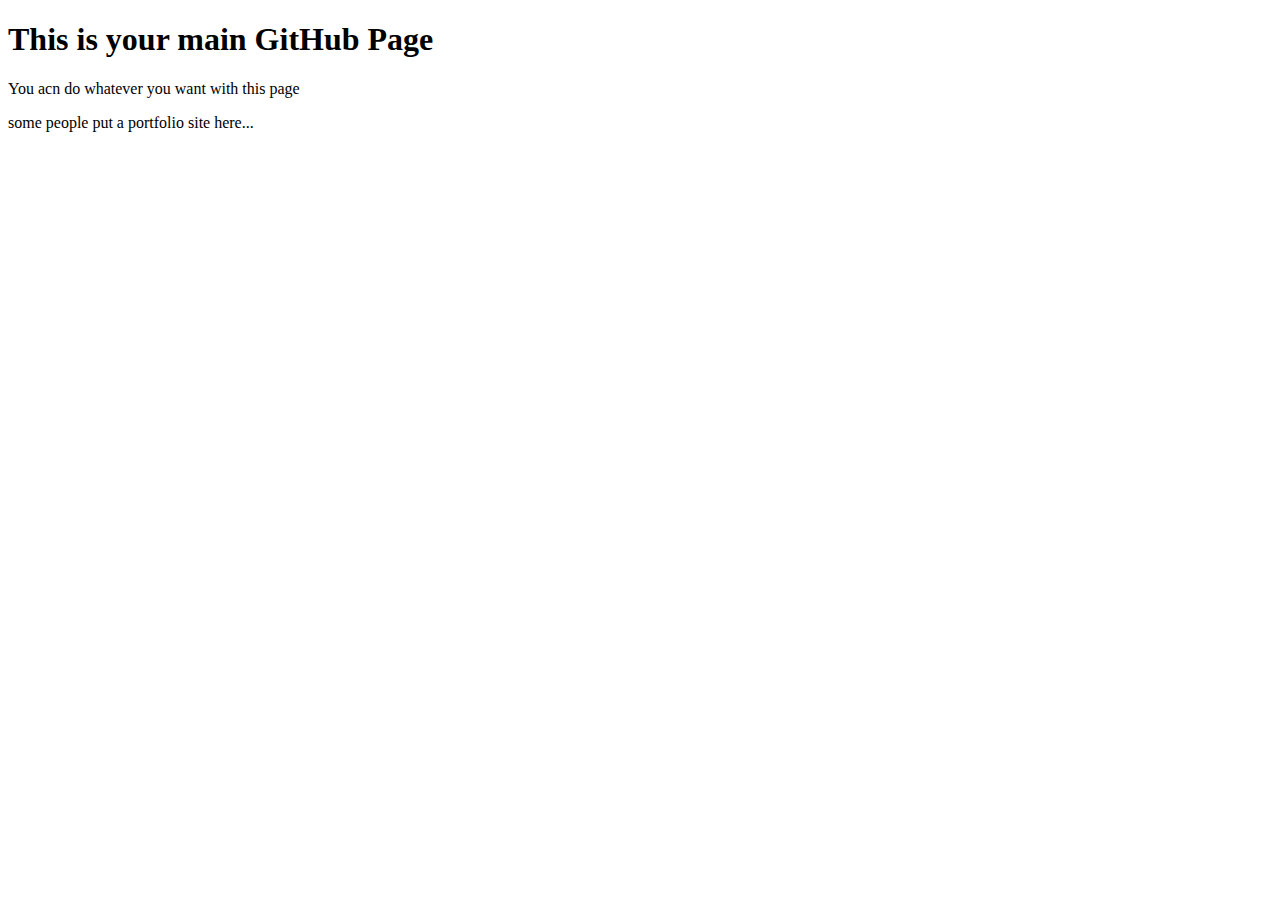
<file: index.html>
<!DOCTYPE html>
<html lang="en">
<head>
    <meta charset="UTF-8">
    <meta name="viewport" content="width=device-width, initial-scale=1.0">
    <title>GitHub Home</title>
</head>
<body>
    <h1>This is your main GitHub Page</h1>
    <p>You acn do whatever you want with this page</p>
    <p>some people put a portfolio site here...</p>

</body>
</html>

<!-- git add .
git commit -m "home page created"
git push -->
</file>
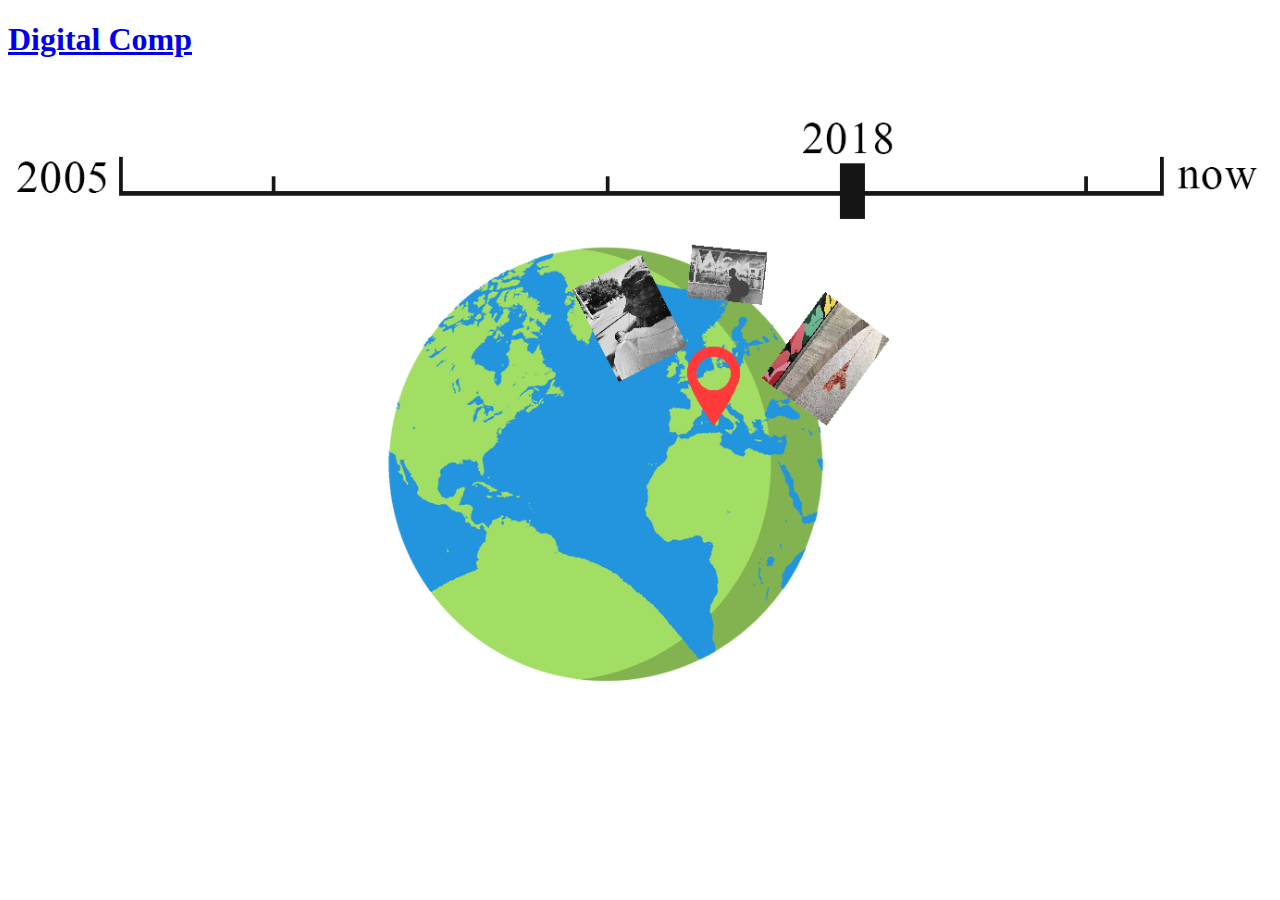
<file: des157/Digital Comp/index.html>
<!DOCTYPE html>
<html lang="en">
<head>
    <meta charset="UTF-8">
    <meta http-equiv="X-UA-Compatible" content="IE=edge">
    <meta name="viewport" content="width=device-width, initial-scale=1.0">
    <title>Digital Comp</title>
</head>
<body>
    <h1><a href="../index.html">Digital Comp</a></h1>
    <img src="Digital Comp.png" alt="Trulli" style="width:100%">
</body>
</html>
</file>
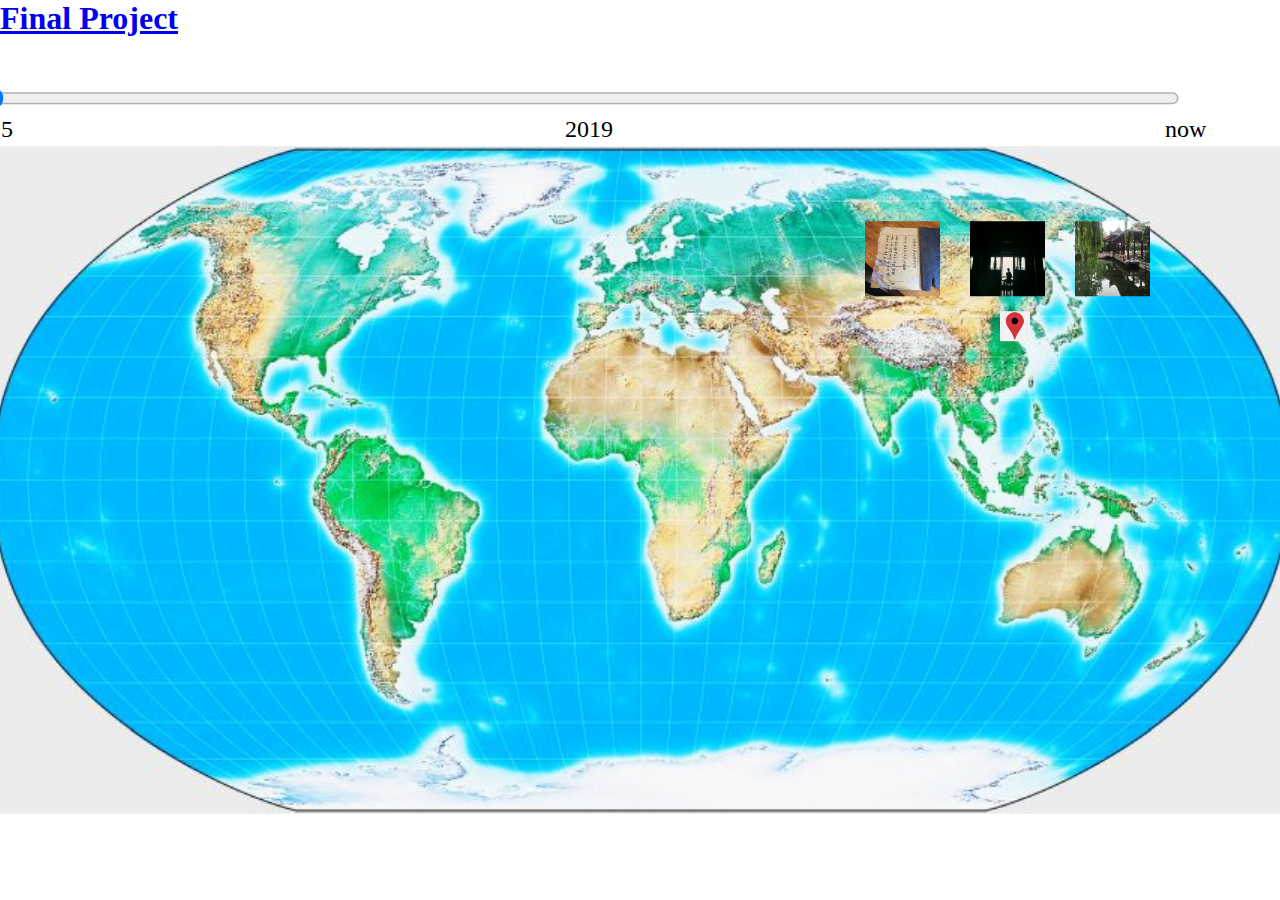
<file: des157/Final Project/index.html>
<!DOCTYPE html>
<html lang="en">

<head>
    <meta charset="UTF-8">
    <meta http-equiv="X-UA-Compatible" content="IE=edge">
    <meta name="viewport" content="width=device-width, initial-scale=1.0">
    <title>Document</title>
    <link rel="stylesheet" href="./css/index.css">
    <script src="./js/index.js" defer></script>
</head>

<body>
    <h1><a href="../index.html">Final Project</a></h1>
    <div id="app">
        <input style="width: 800px;" id='slider' type='range' min='0' max='100' step='0.5' value='0' />
        <div class="line"></div>
        <div class="map">
            <div id="pos0" class="point">
                <div><img src="" alt=""><img src="" alt=""><img src="" alt=""></div>
            </div>
            <div id="pos1" class="point">
                <div><img src="" alt=""><img src="" alt=""><img src="" alt=""></div>
            </div>
            <div id="pos2" class="point">
                <div><img src="" alt=""><img src="" alt=""><img src="" alt=""></div>
            </div>
        </div>
    </div>

    

</body>

</html>
</file>
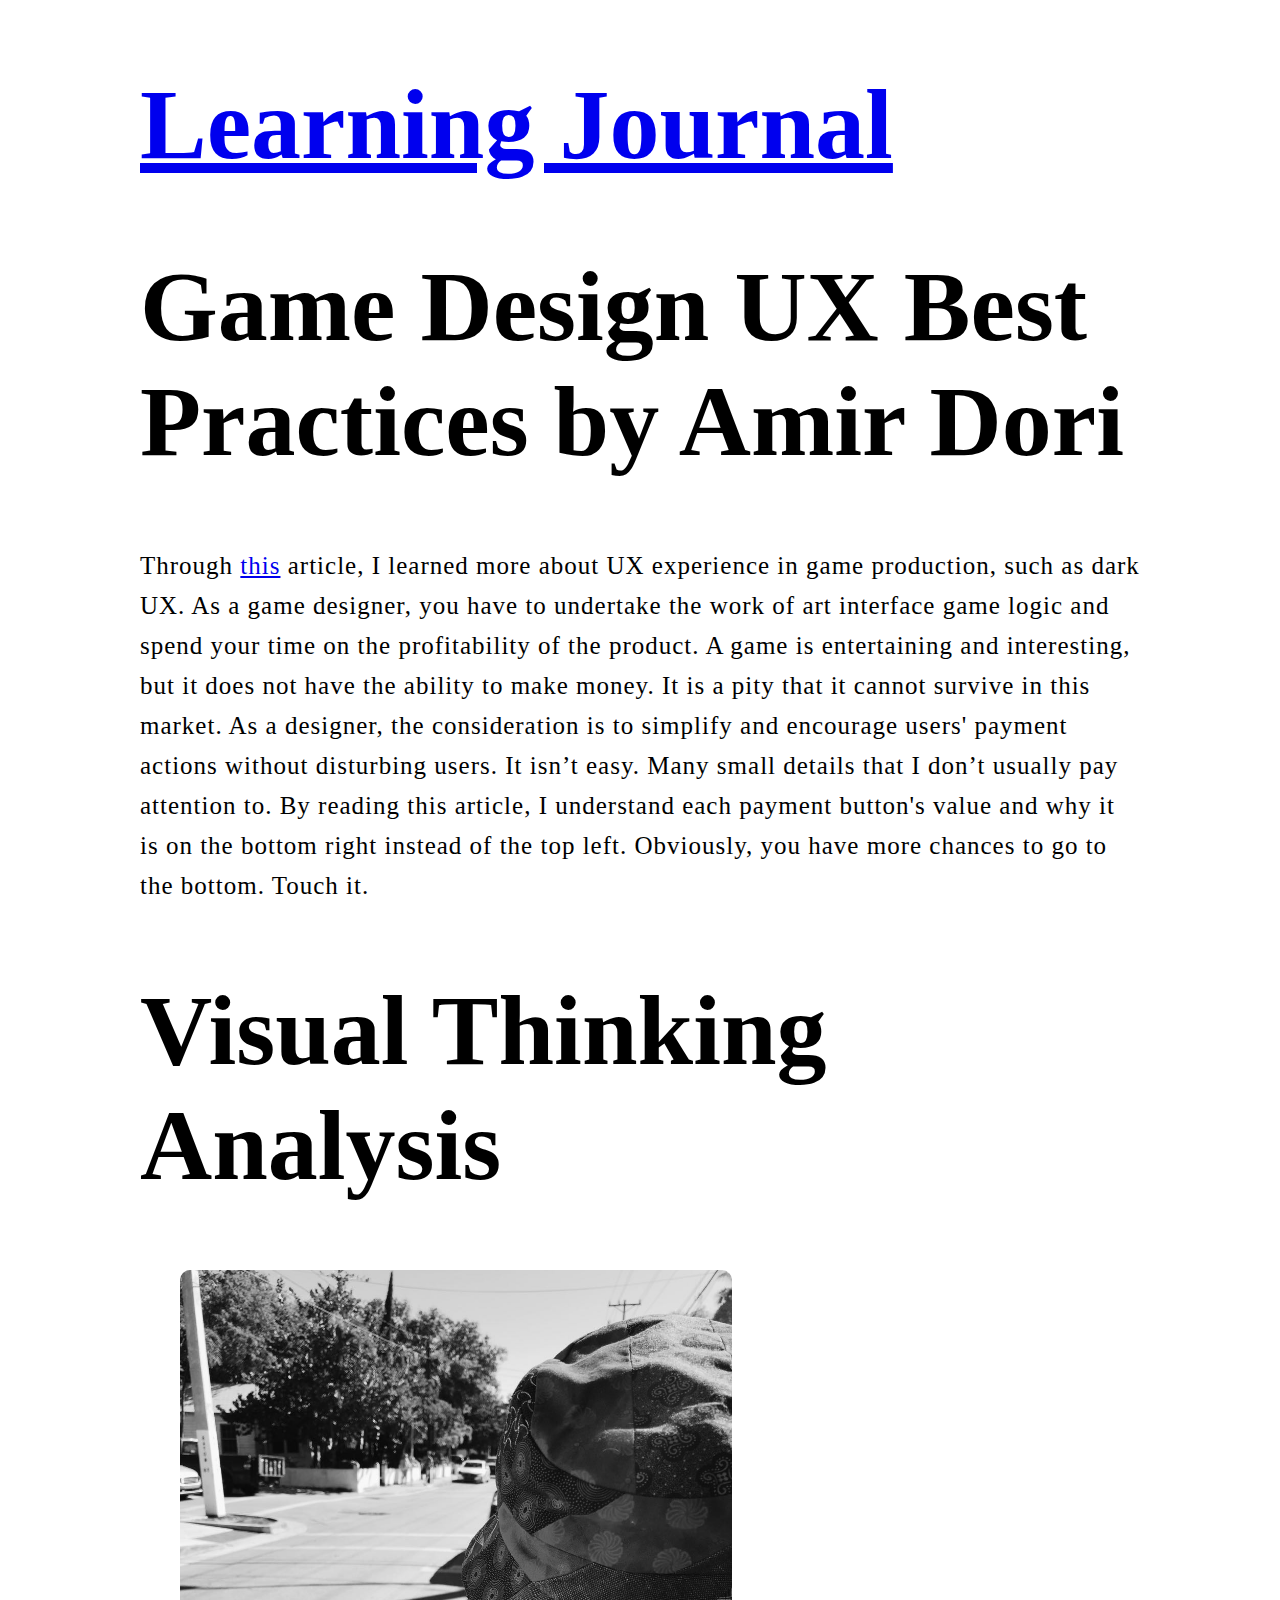
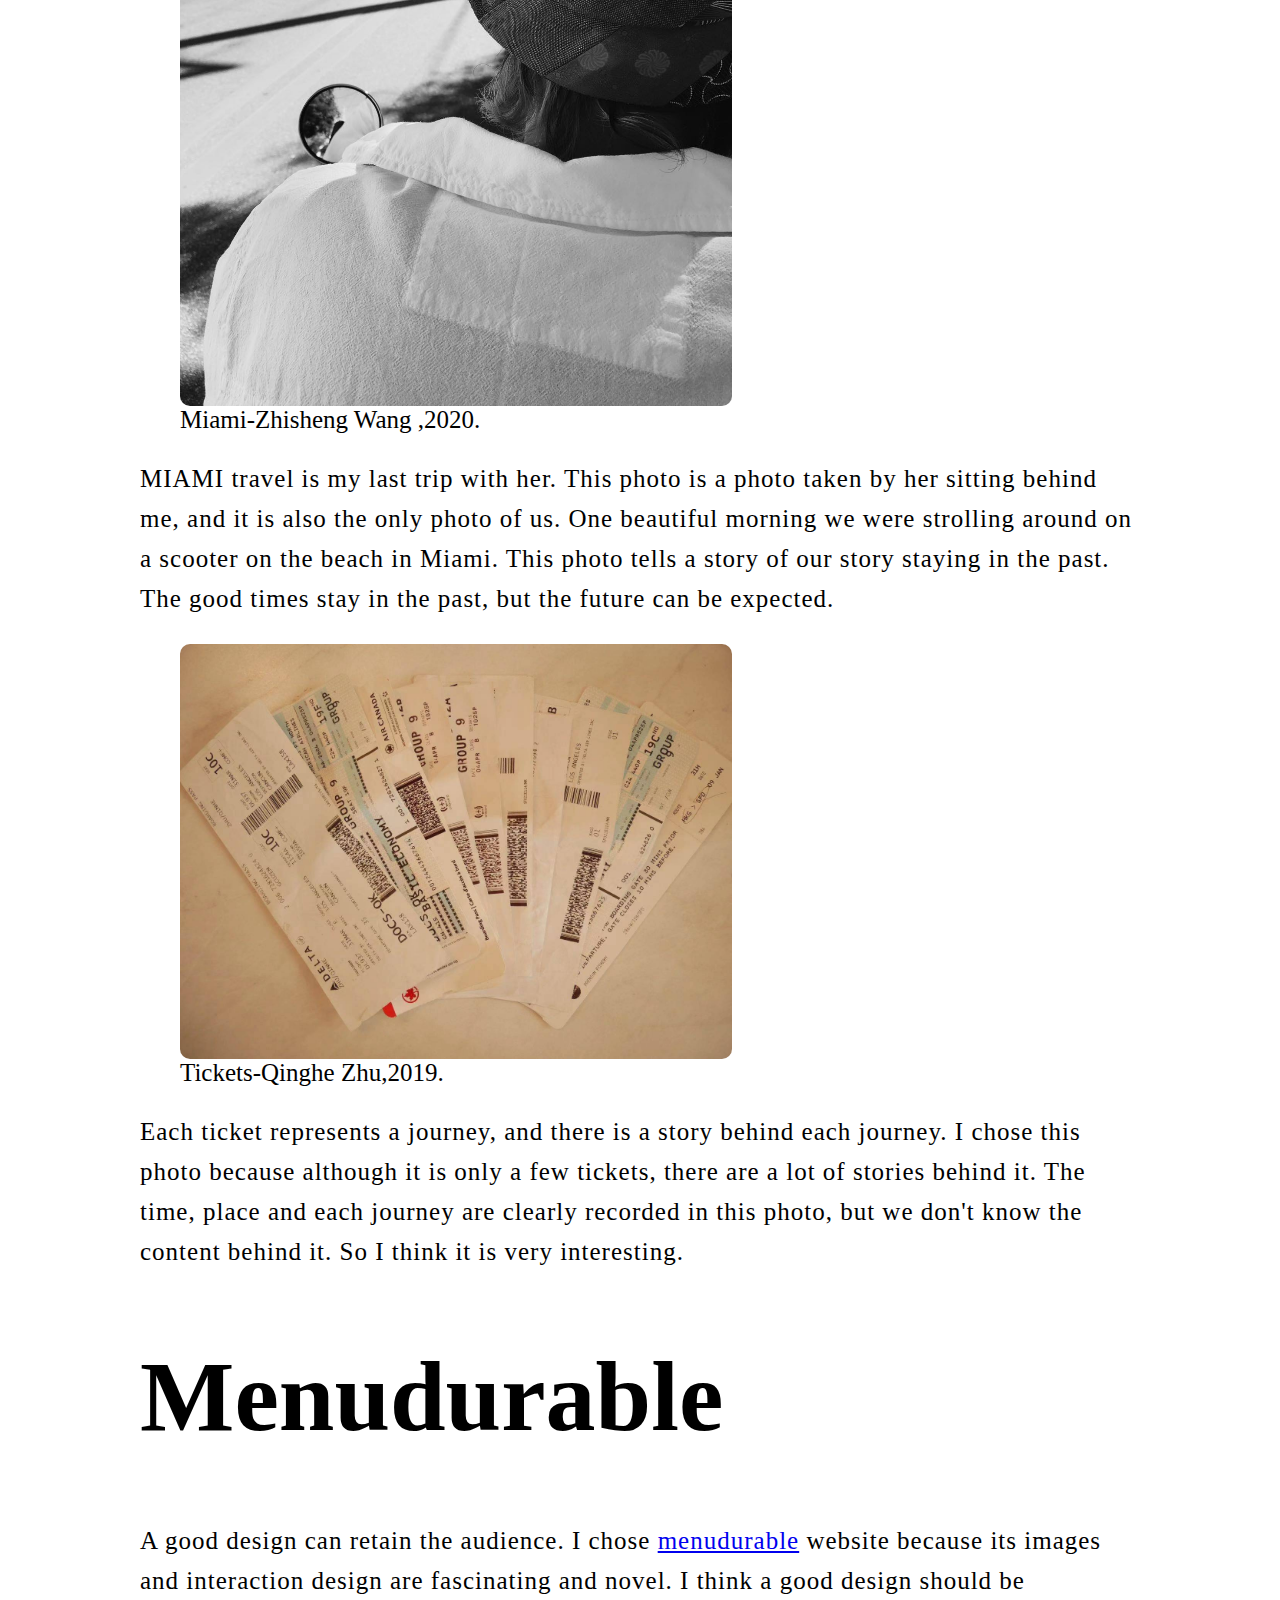
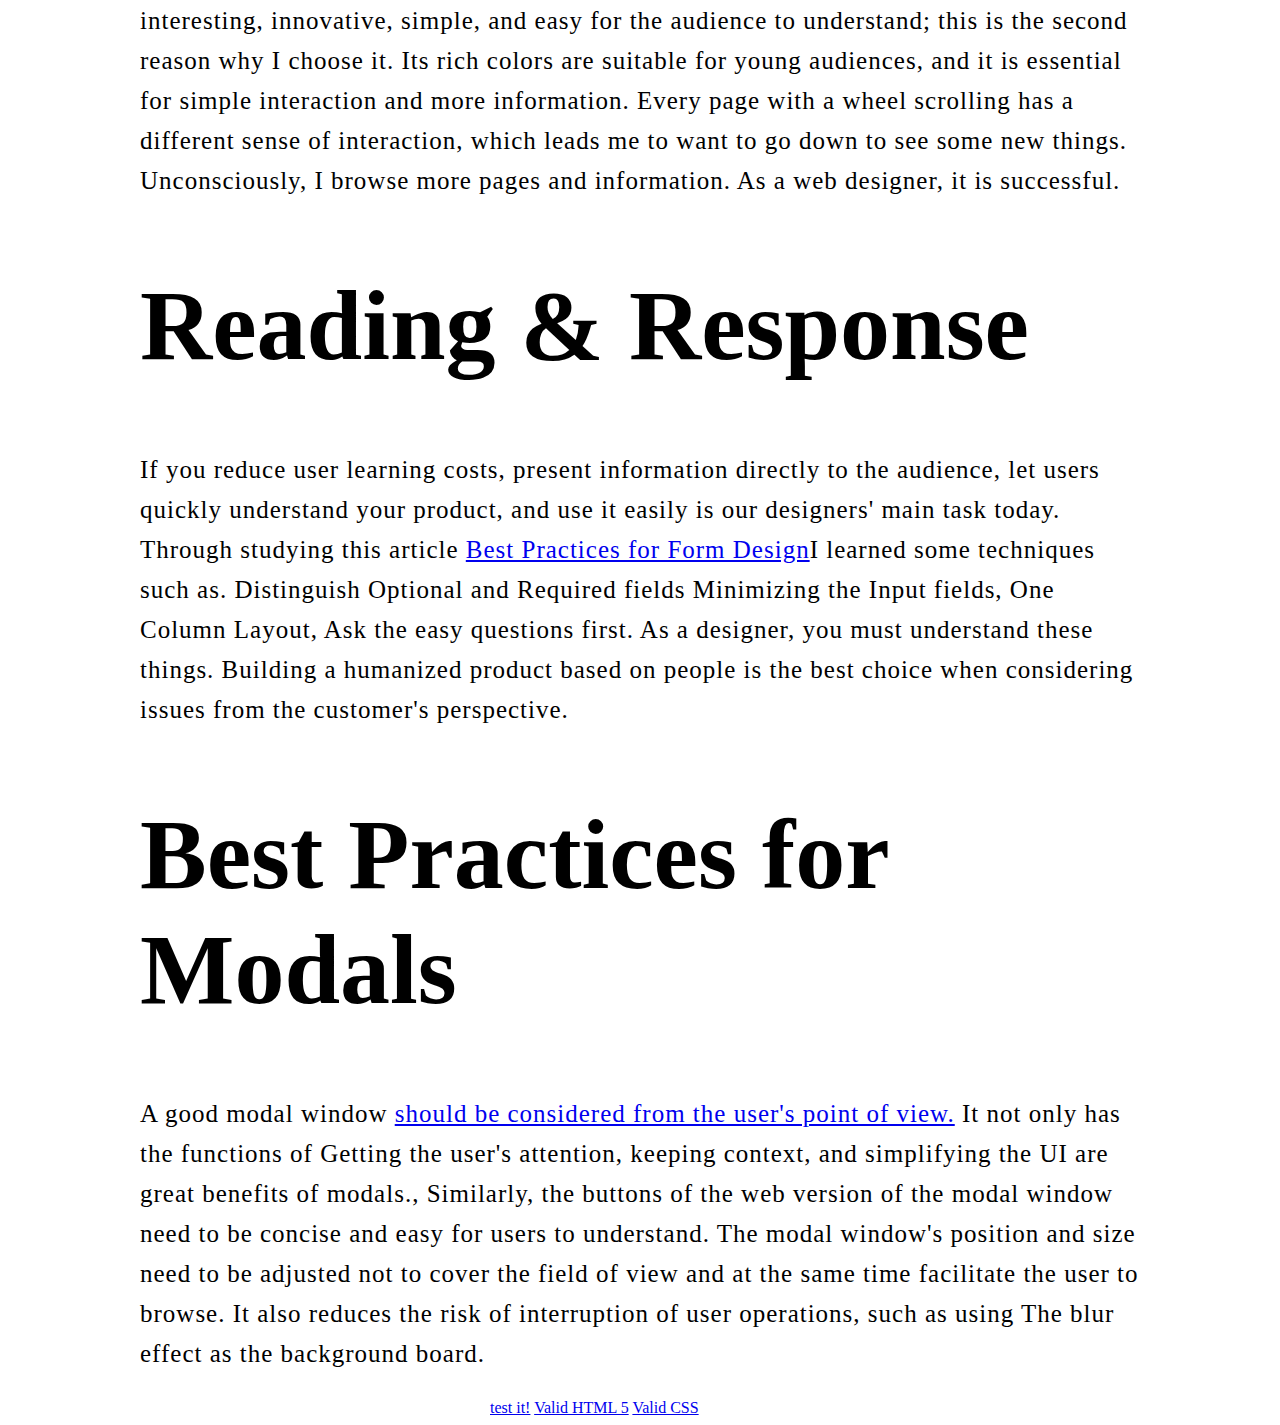
<file: des157/lj/index.html>
<!DOCTYPE html>
<html lang="en">

<head>
    <meta charset="UTF-8">
    <meta name="viewport" content="width=device-width, initial-scale=1.0">
    <title>Learning Journal</title>
    <link href="styles.css" rel="stylesheet">
</head>

<body>
    <section>
        <h1><a href="../index.html">Learning Journal</a></h1>
        <article>

            <h1>Game Design UX Best Practices by Amir Dori</h1>

            <p>
                Through  <a href="https://uxplanet.org/game-design-ux-best-practices-guide-4a3078c32099">this</a> article, I learned more about UX experience in game production, such as dark UX. As a game
                designer, you have to undertake the work of art interface game logic and spend your time on the
                profitability of the product. A game is entertaining and interesting, but it does not have the ability
                to make money. It is a pity that it cannot survive in this market. As a designer, the consideration is
                to simplify and encourage users' payment actions without disturbing users. It isn’t easy. Many small
                details that I don’t usually pay attention to. By reading this article, I understand each payment
                button's value and why it is on the bottom right instead of the top left. Obviously, you have more
                chances to go to the bottom. Touch it.</p>







            <h1>Visual Thinking Analysis</h1>

            <figure>
                <img src="MIAMI.jpg" alt="Trulli" style="width:100%">
                <figcaption>Miami-Zhisheng Wang ,2020.</figcaption>

            </figure>

            <p>
                MIAMI travel is my last trip with her. This photo is a photo taken by her sitting behind me, and it is
                also the only photo of us. One beautiful morning we were strolling around on a scooter on the beach in
                Miami. This photo tells a story of our story staying in the past. The good times stay in the past, but
                the future can be expected.
            </p>


            <figure>
                <img src="ticket.jpg" alt="Trulli" style="width:100%">
                <figcaption>Tickets-Qinghe Zhu,2019.</figcaption>

            </figure>

            <p>
                Each ticket represents a journey, and there is a story behind each journey. I chose this photo because
                although it is only a few tickets, there are a lot of stories behind it. The time, place and each
                journey are clearly recorded in this photo, but we don't know the content behind it. So I think it is
                very interesting.
            </p>

            <h1>Menudurable</h1>

            <p>
                A good design can retain the audience. I chose <a href="https://menudurable.ca/en/">menudurable</a>
                website because its images and interaction design are
                fascinating and novel. I think a good design should be interesting, innovative, simple, and easy for the
                audience to understand; this is the second reason why I choose it. Its rich colors are suitable for
                young
                audiences, and it is essential for simple interaction and more information. Every page with a wheel
                scrolling has a different sense of interaction, which leads me to want to go down to see some new
                things.
                Unconsciously, I browse more pages and information. As a web designer, it is successful.</p>








            <h1>Reading & Response</h1>

            <p>If you reduce user learning costs, present information directly
                to the audience, let users quickly understand your product,
                and use it easily is our designers' main task today.
                Through studying this article <a href="https://uxdesign.cc/best-practices-for-form-design-ff5de6ca8e5f">
                    Best Practices for Form Design</a>I learned some techniques such as.
                Distinguish Optional
                and Required fields Minimizing the Input fields, One Column
                Layout, Ask the easy questions first. As a designer, you must
                understand these things. Building a humanized product based on
                people is the best choice when considering issues from the
                customer's perspective.</p>



            <h1>Best Practices for Modals </h1>
            <p>A good modal window
                <a href=" https://uxplanet.org/best-practices-for-modals-overlays-dialog-windows-c00c66cddd8c">
                    should be considered from the user's point of view.</a> It not only has
                the functions of Getting the user's attention, keeping context,
                and simplifying the UI are great benefits of modals., Similarly,
                the buttons of the web version of the modal window need to be concise and easy for users to understand.
                The modal window's position and size need to be adjusted not to cover the field of view and at the same
                time facilitate the user to browse. It also reduces the risk of interruption of user operations, such as
                using The blur effect as the background board.</p>
        </article>
    </section>

</body>
<footer>
    <a href="http://www.wbwip.com/wbw/emailencoder.html">test it!</a>
    <a href="https://validator.w3.org/check?uri=referer">Valid HTML 5</a>
    <a href="https://jigsaw.w3.org/css-validator/check/referer">Valid CSS</a>
</footer>

</html>
</file>
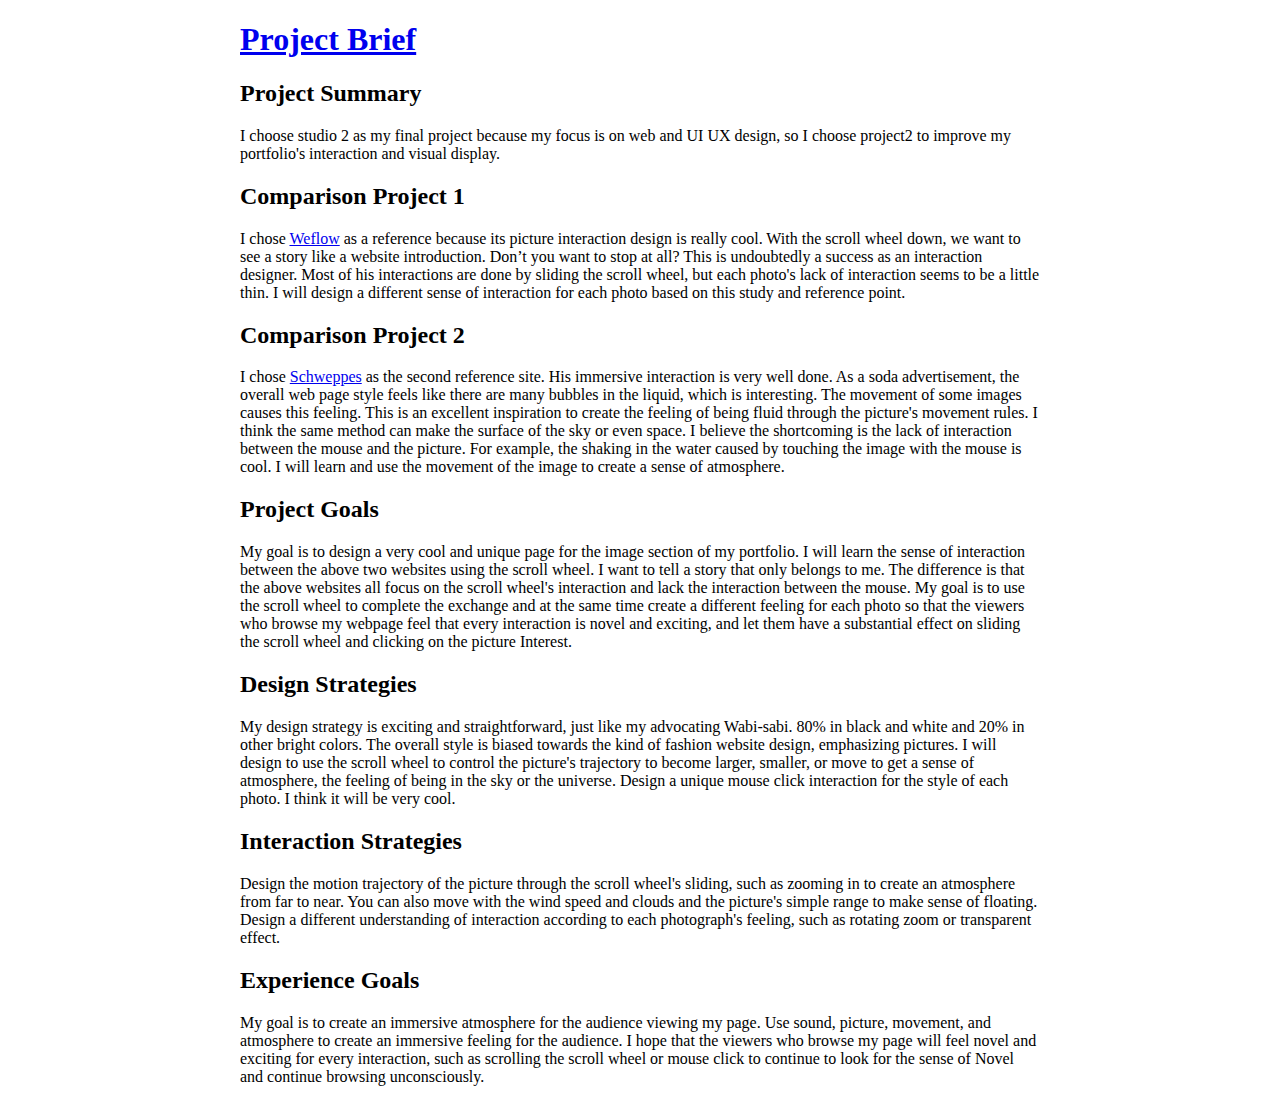
<file: des157/Project Brief/index.html>
<!DOCTYPE html>
<html lang="en">
<head>
    <meta charset="UTF-8">
    <meta http-equiv="X-UA-Compatible" content="IE=edge">
    <meta name="viewport" content="width=device-width, initial-scale=1.0">
    <link href="styles.css" rel="stylesheet">
    <title>Project Brief</title>
</head>
<body>
    <h1><a href="../index.html">Project Brief</a></h1>
    <h2>Project Summary</h2>
    <p>I choose studio 2 as my final project because my focus is on web and UI UX design, so I choose project2 to improve my portfolio's interaction and visual display.</p>
    <h2>Comparison Project 1</h2>
    <p>I chose <a href="https://www.weflowexperience.com/">Weflow</a> as a reference because its picture interaction design is really cool. With the scroll wheel down, we want to see a story like a website introduction. Don’t you want to stop at all? This is undoubtedly a success as an interaction designer. Most of his interactions are done by sliding the scroll wheel, but each photo's lack of interaction seems to be a little thin. I will design a different sense of interaction for each photo based on this study and reference point.</p>
    <h2>Comparison Project 2</h2>
    <p> I chose <a href="https://schweppes.ca/en/?g=false">Schweppes</a> as the second reference site. His immersive interaction is very well done. As a soda advertisement, the overall web page style feels like there are many bubbles in the liquid, which is interesting. The movement of some images causes this feeling. This is an excellent inspiration to create the feeling of being fluid through the picture's movement rules. I think the same method can make the surface of the sky or even space. I believe the shortcoming is the lack of interaction between the mouse and the picture. For example, the shaking in the water caused by touching the image with the mouse is cool. I will learn and use the movement of the image to create a sense of atmosphere.</p>
    <h2>Project Goals</h2>
    <p>My goal is to design a very cool and unique page for the image section of my portfolio. I will learn the sense of interaction between the above two websites using the scroll wheel. I want to tell a story that only belongs to me. The difference is that the above websites all focus on the scroll wheel's interaction and lack the interaction between the mouse. My goal is to use the scroll wheel to complete the exchange and at the same time create a different feeling for each photo so that the viewers who browse my webpage feel that every interaction is novel and exciting, and let them have a substantial effect on sliding the scroll wheel and clicking on the picture Interest.</p>
    <h2>Design Strategies</h2>
    <p>My design strategy is exciting and straightforward, just like my advocating Wabi-sabi. 80% in black and white and 20% in other bright colors. The overall style is biased towards the kind of fashion website design, emphasizing pictures. I will design to use the scroll wheel to control the picture's trajectory to become larger, smaller, or move to get a sense of atmosphere, the feeling of being in the sky or the universe. Design a unique mouse click interaction for the style of each photo. I think it will be very cool.</p>
    <h2>Interaction Strategies</h2>
    <p>Design the motion trajectory of the picture through the scroll wheel's sliding, such as zooming in to create an atmosphere from far to near. You can also move with the wind speed and clouds and the picture's simple range to make sense of floating. Design a different understanding of interaction according to each photograph's feeling, such as rotating zoom or transparent effect.</p>
    <h2>Experience Goals</h2>
    <p>My goal is to create an immersive atmosphere for the audience viewing my page. Use sound, picture, movement, and atmosphere to create an immersive feeling for the audience. I hope that the viewers who browse my page will feel novel and exciting for every interaction, such as scrolling the scroll wheel or mouse click to continue to look for the sense of Novel and continue browsing unconsciously.</p>
    
</body>
</html>
</file>
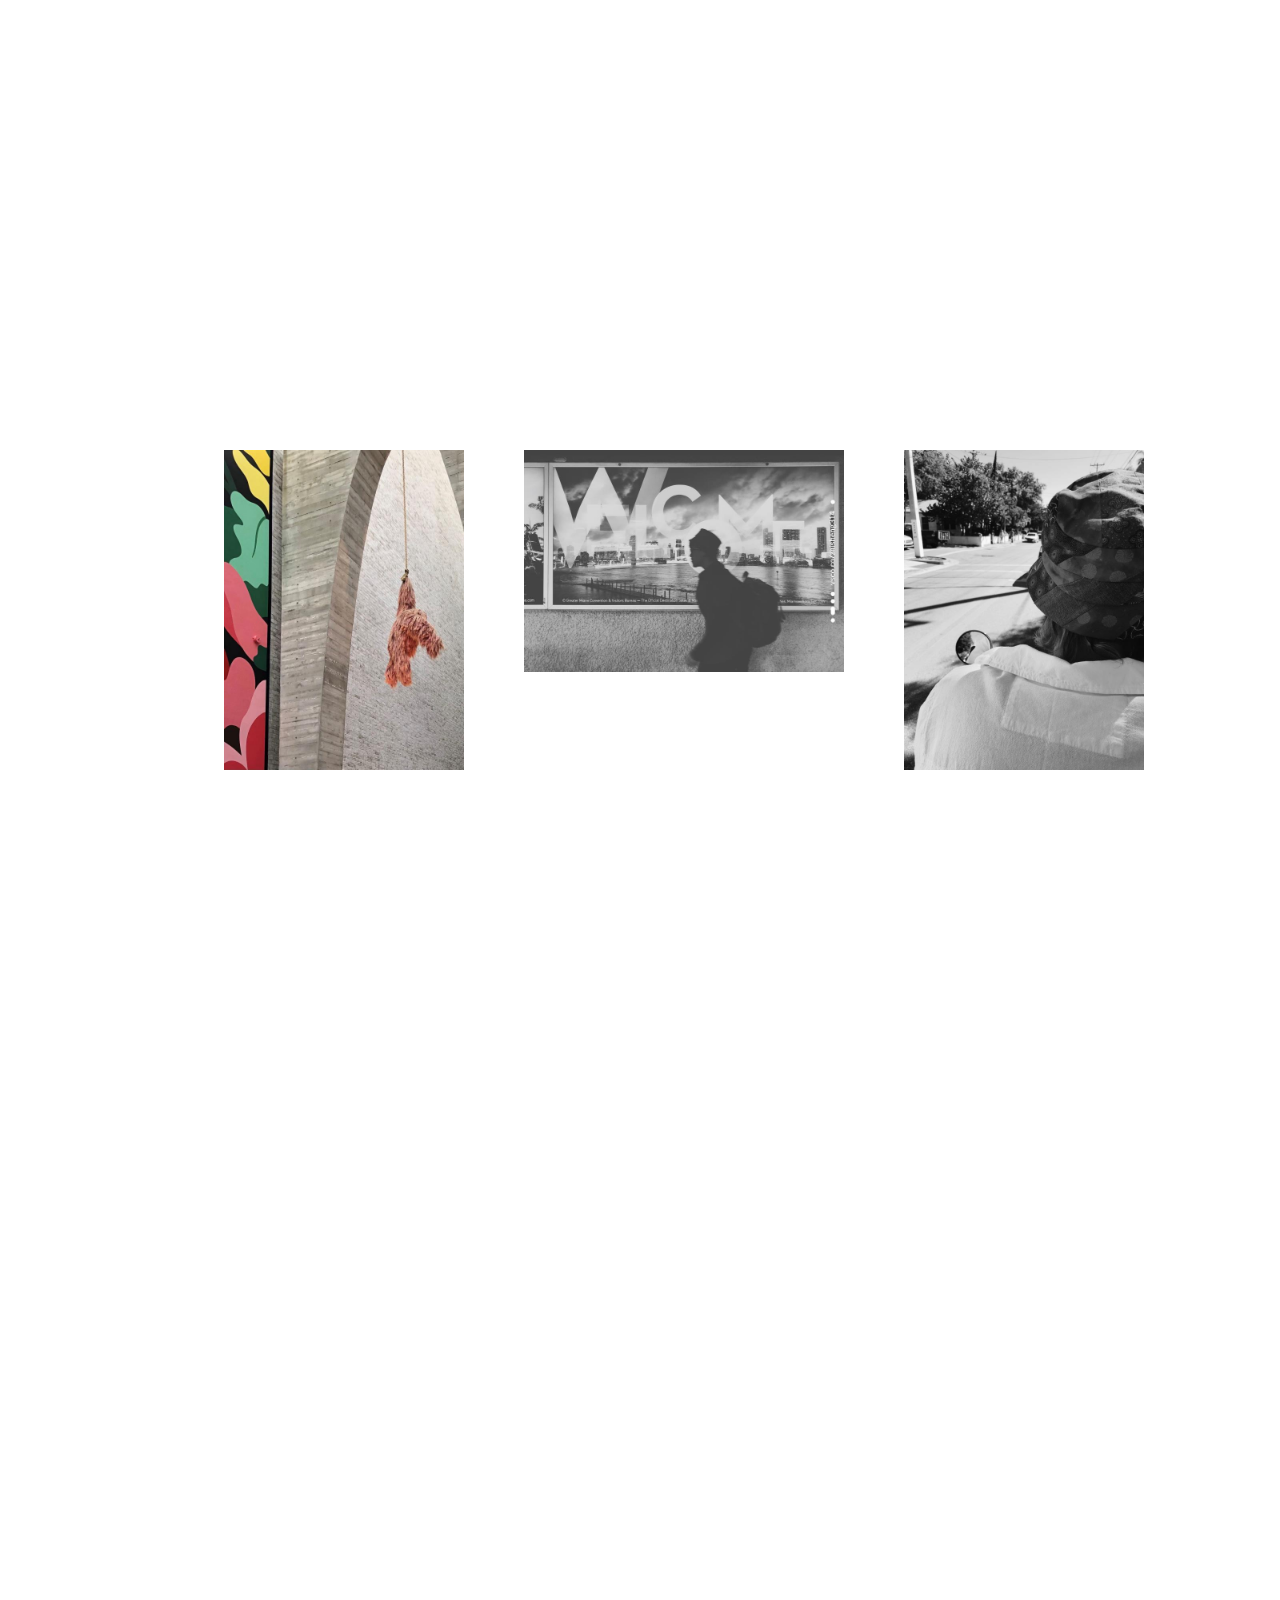
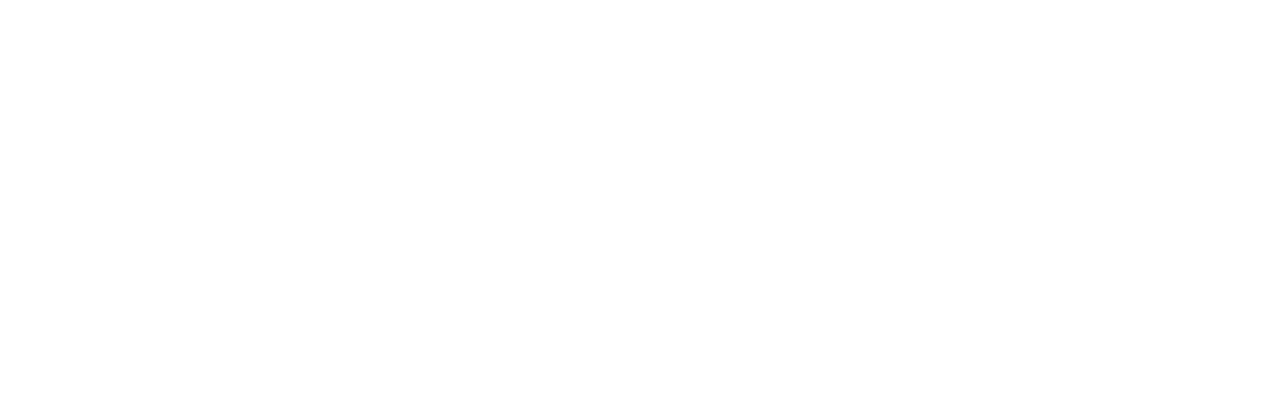
<file: des157/Prototype/index.html>
<!doctype html>
<html lang="en-US">
<head>
<meta charset="UTF-8">
<title>Every Picture</title>
<meta http-equiv="content-type" content="text/html;charset=utf8">
<link rel="stylesheet" type="text/css" href="./css/main.css"/>
<!-- 
<script src= "./js/main.js" defer></script>
 -->
 <script src= "./js/index.js" defer></script>
</head>


<body>
	<!-- <h1><a href="../index.html">Zhisheng Wang's Every Pictuer</a></h1> -->
<div class='content'>
	  <div class="img-setting left" >
		<img src="./img/1.jpg" id="left" >
	 
	</div>
 
	<div class="img-setting center" >
		<img src="./img/3.jpg" id="center" >
	</div>

	<div class="img-setting right" >
		<img src="./img/2.jpg" id="right" >
	</div>  
	
	<div class="motai" id="mo">
	    <span class="close" id="close">×</span>
	    <img class="motaiimg" id="moimg">
		<div id="brief"></div>
		<div id="caption"></div>
	</div>
	
</div>

</body>
</html>
</file>
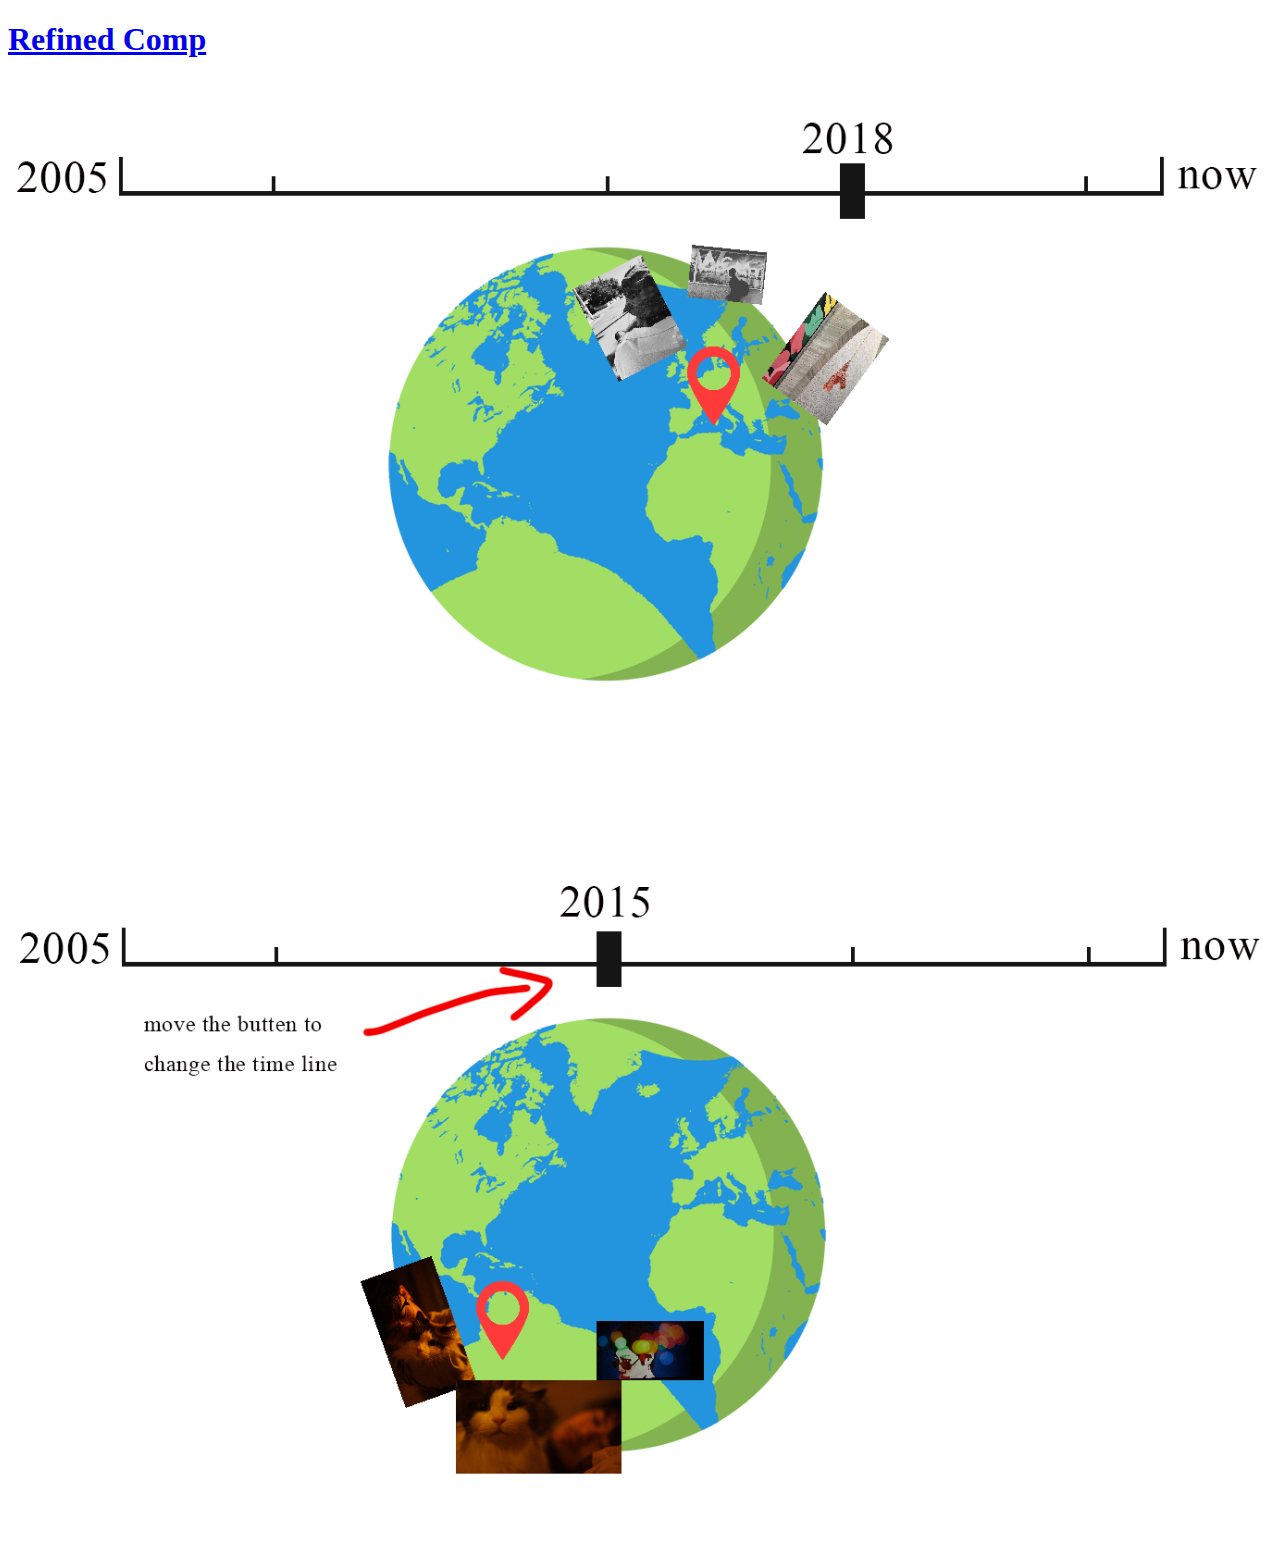
<file: des157/Refined Comp/index.html>
<!DOCTYPE html>
<html lang="en">
<head>
    <meta charset="UTF-8">
    <meta http-equiv="X-UA-Compatible" content="IE=edge">
    <meta name="viewport" content="width=device-width, initial-scale=1.0">
    <title>Refined Comp</title>
</head>
<body>
    <h1><a href="../index.html">Refined Comp</a></h1>
    <img src="1.png" alt="Trulli" style="width:100%">
</body>
</html>
</file>
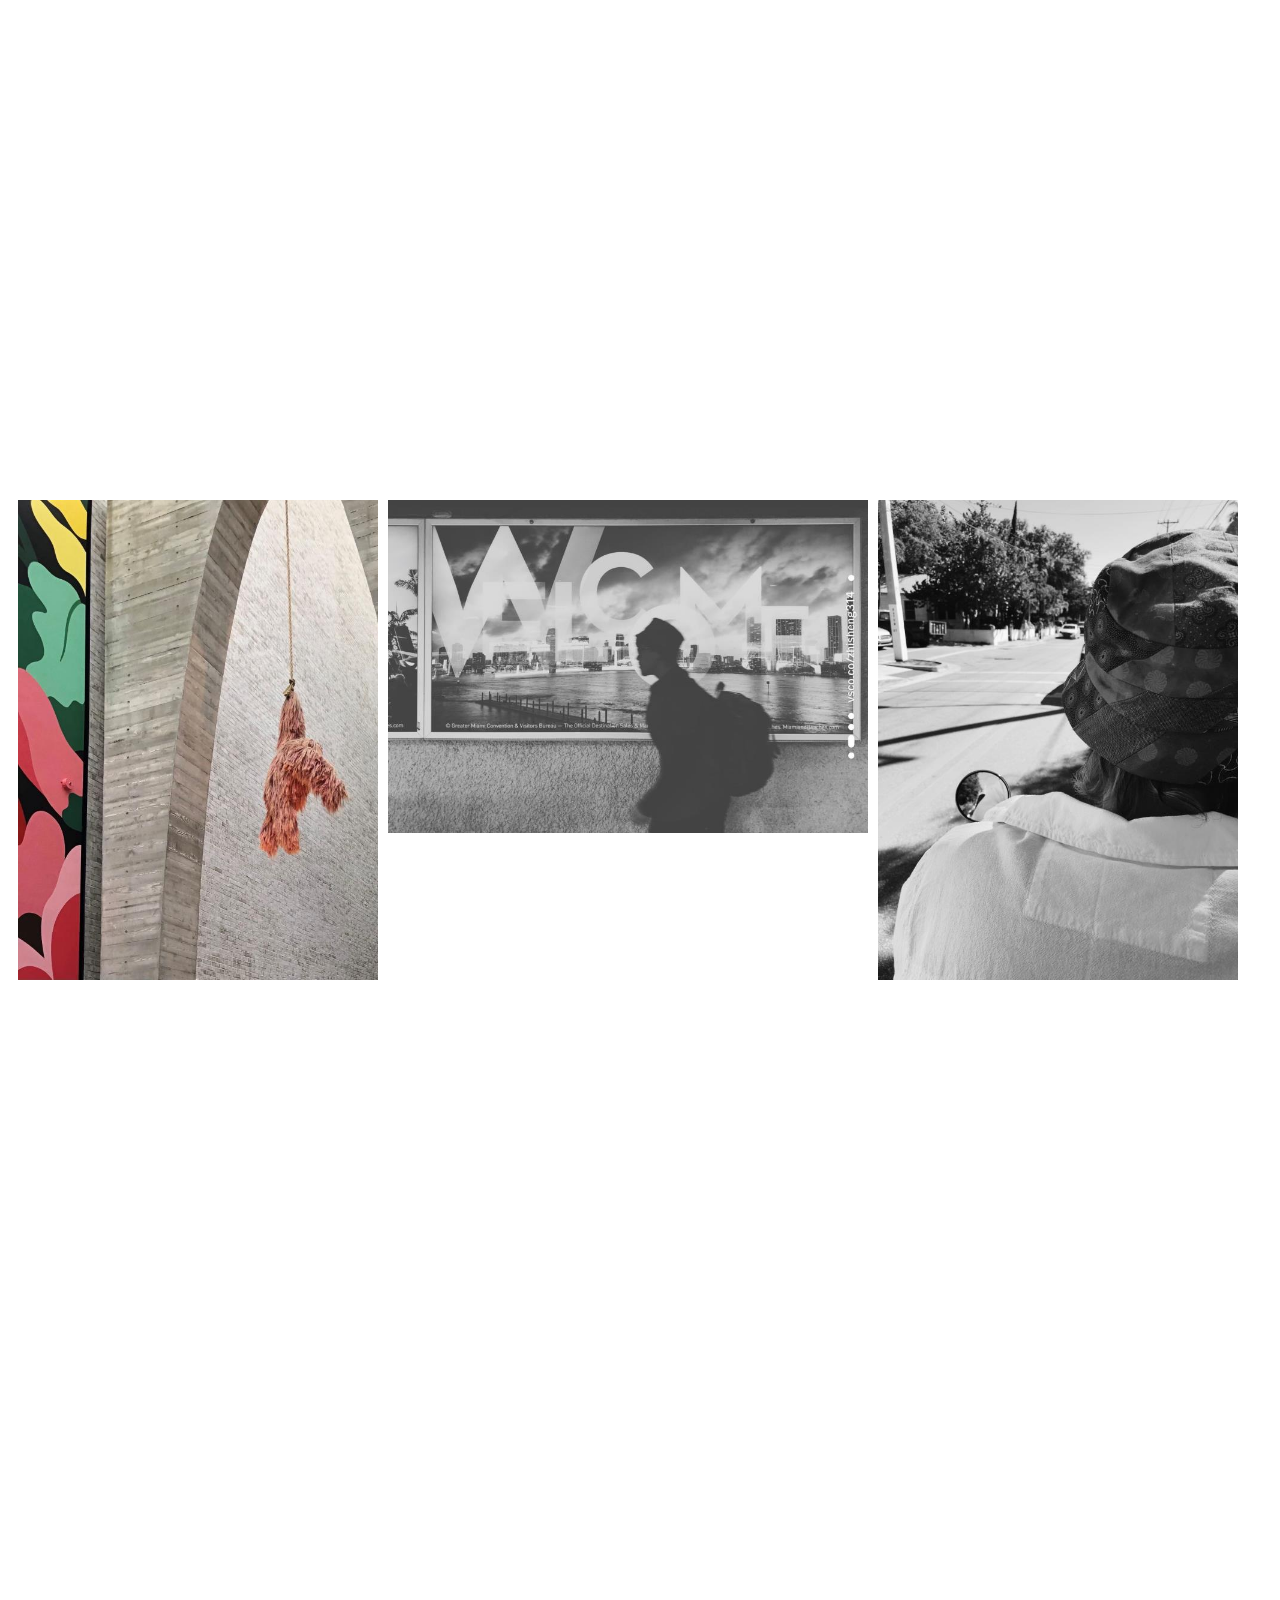
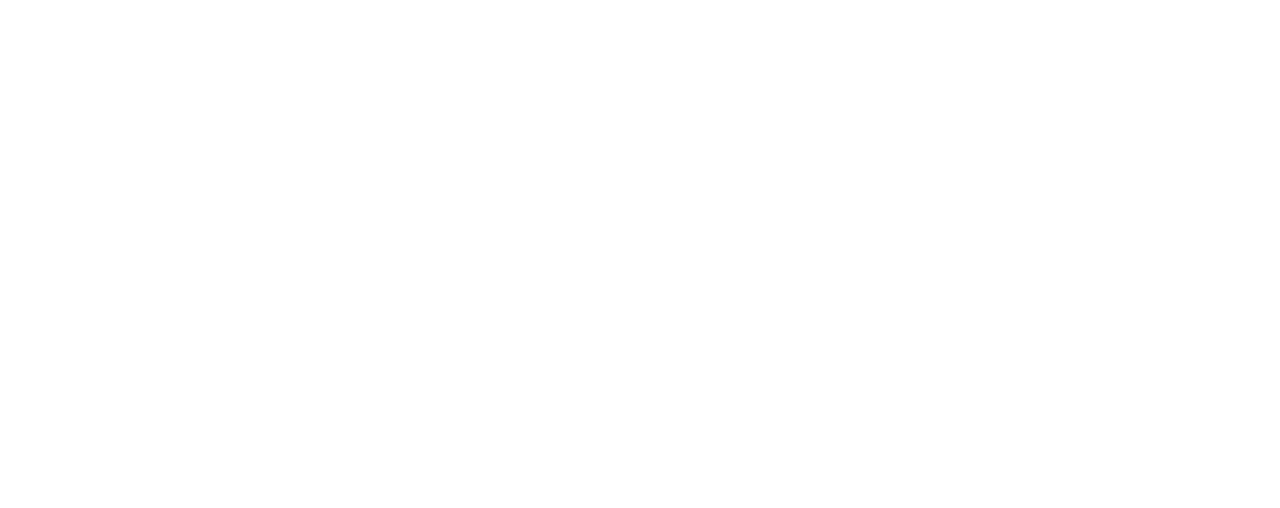
<file: des157/studio2/index.html>
<!doctype html>
<html lang="en-US">
<head>
<meta charset="UTF-8">
<title>Every Picture</title>
<meta http-equiv="content-type" content="text/html;charset=utf8">
<link rel="stylesheet" type="text/css" href="./css/main.css"/>
<script src= "./js/main.js" defer></script>
 
</head>


<body>
	<!-- <h1><a href="../index.html">Zhisheng Wang's Every Pictuer</a></h1> -->
<div class='content'>
	<div class="left" >
		<img src="./img/1.jpg" id="left" >
	 
	</div>
	
	<div class="center" >
		<img src="./img/3.jpg" id="center" >
	 
	</div>
	<div class="right" >
		<img src="./img/2.jpg" id="right" >
		 
	</div>
	
	<div class="motai" id="mo">
	    <span class="close" id="close">×</span>
	    <img class="motaiimg" id="moimg">
		<div id="brief"></div>
		<div id="caption"></div>
		
	</div>
	
</div>

</body>
</html>
</file>
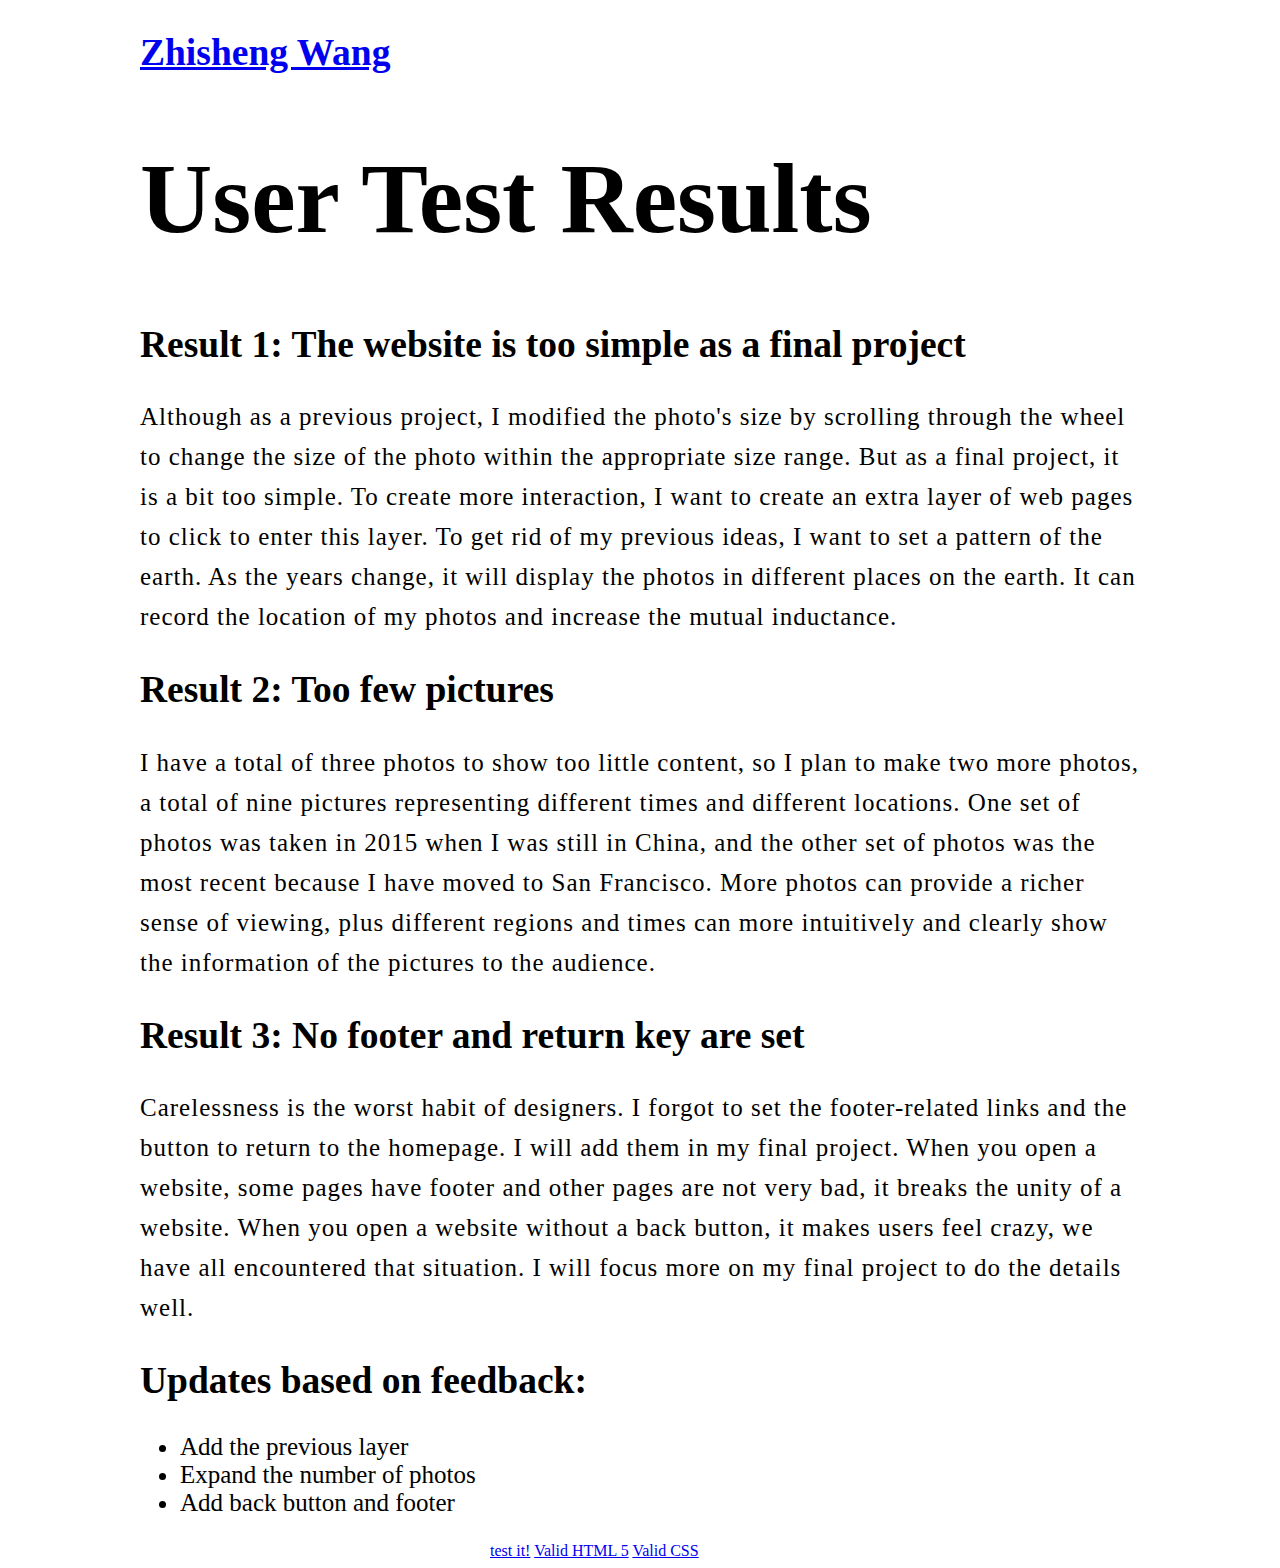
<file: des157/UserTest/index.html>
<!DOCTYPE html>
<html lang="en">

<head>
    <meta charset="UTF-8">
    <meta name="viewport" content="width=device-width, initial-scale=1.0">
    <title>User Test Results</title>
    <link href="styles.css" rel="stylesheet">
</head>

<body>
    <section>
        <h2><a href="../index.html">Zhisheng Wang</a></h2>
        <article>

            <h1>User Test Results</h1>
            <h2>Result 1: The website is too simple as a final project</h2>
            <p>Although as a previous project, I modified the photo's size by scrolling through the wheel to change the
                size of the photo within the appropriate size range. But as a final project, it is a bit too simple. To
                create more interaction, I want to create an extra layer of web pages to click to enter this layer. To
                get rid of my previous ideas, I want to set a pattern of the earth. As the years change, it will display
                the photos in different places on the earth. It can record the location of my photos and increase the
                mutual inductance.
            </p>

            <h2>Result 2: Too few pictures</h2>
            <p>I have a total of three photos to show too little content, so I plan to make two more photos, a total of
                nine pictures representing different times and different locations. One set of photos was taken in 2015
                when I was still in China, and the other set of photos was the most recent because I have moved to San
                Francisco. More photos can provide a richer sense of viewing, plus different regions and times can more
                intuitively and clearly show the information of the pictures to the audience.
            </p>



            <h2>Result 3: No footer and return key are set</h2>
            <p>Carelessness is the worst habit of designers. I forgot to set the footer-related links and the button to
                return to the homepage. I will add them in my final project. When you open a website, some pages have
                footer and other pages are not very bad, it breaks the unity of a website. When you open a website
                without a back button, it makes users feel crazy, we have all encountered that situation. I will focus
                more on my final project to do the details well.
            </p>

            <h2>Updates based on feedback:</h2>
            <ul>
                <li>Add the previous layer</li>
                <li>Expand the number of photos</li>
                <li>Add back button and footer</li>
            </ul>











        </article>
    </section>

</body>
<footer>
    <a href="http://www.wbwip.com/wbw/emailencoder.html">test it!</a>
    <a href="https://validator.w3.org/check?uri=referer">Valid HTML 5</a>
    <a href="https://jigsaw.w3.org/css-validator/check/referer">Valid CSS</a>
</footer>

</html>
</file>
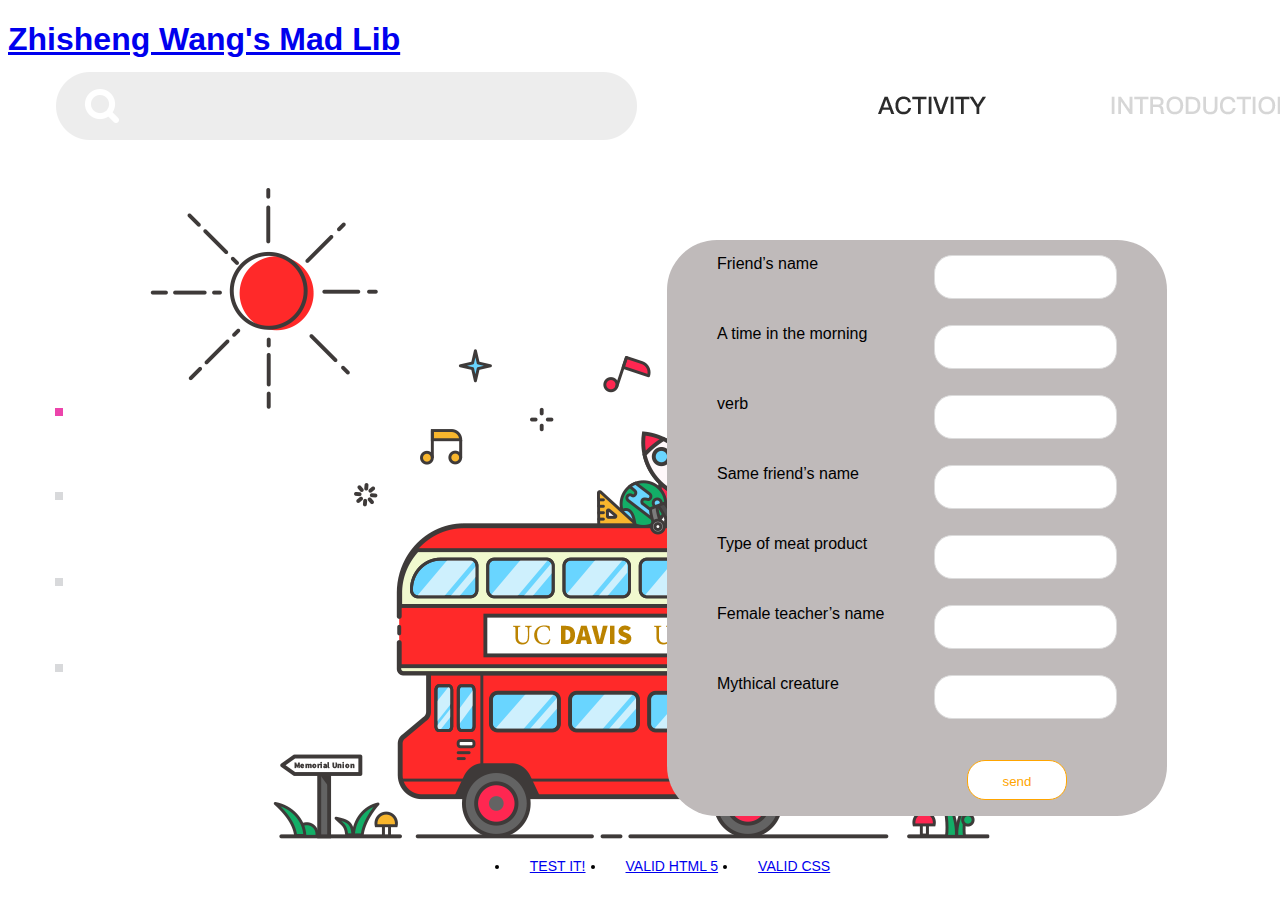
<file: des157/studio1/madlibs.html>
<!DOCTYPE html>
<html lang="en">
<head>
    <meta charset="UTF-8">
	<title>Build Mad Liv Script</title>
    <meta name="viewport" content="width=device-width, initial-scale=1.0">
	<link rel="stylesheet" type="text/css" href="style.css" /> 
	<script src="script.js" type="text/javascript" defer></script>

</head>
<body>
    <header>
        <h1><a href="../index.html">Zhisheng Wang's Mad Lib</a></h1>
    </header>
    <main class='login_form'>
		 
        <form id="myForm">
			<div id="login">
				<div class="feild_box">
					<label for="name">Friend’s name</label>
					<input type="text" id="name" required>
				</div>
				           
				<div class="feild_box">
					<label for="time">A time in the morning</label>
					<input type="text" id="time" required>
				</div>
				<div class="feild_box">
					<label for="verb">verb</label>
					<input type="text" id="verb">
				</div>
				<div class="feild_box">
					<label for="friend">Same friend’s name</label>
					<input type="text" id="friend">
				</div>
				<div class="feild_box">
					<label for="meat">Type of meat product</label>
					<input type="text" id="meat">
				</div>
				<div class="feild_box">
					<label for="teacher">Female teacher’s name</label>
					<input type="text" id="teacher">
				</div>
				<div class="feild_box">
					<label for="mythical">Mythical creature</label>
					<input type="text" id="mythical">
				</div>
				<div class="send_button">
					<input type="submit" value="send">
				</div>
			</div>
		
			
        </form>
	 

        <article id="madlib"></article>

    </main>
		
		
		

		 <footer>

			<ul id="footerMenu">
			  <li><a href="http://www.wbwip.com/wbw/emailencoder.html">test it!</a></li>
			  <li><a href="https://validator.w3.org/check?uri=referer">Valid HTML 5</a></li>
			 <li><a href="https://jigsaw.w3.org/css-validator/check/referer">Valid CSS</a></li>
			</ul>
		   
		   </footer>
</body>
</html>
</file>
<file: des157/Final Project/css/index.css>
* {
    padding: 0;
    margin: 0;
}
html, body {
    width: 100%;
    height: 100%;
}
#app {
    position: absolute;
    left: 50%;
    top: 50%;
    transform: translate(-50%, -50%) scale(1.5, 1.5);
}

.map {
    margin-top: 20px;
    background: url(../img/map.jpg);
    width: 880px;
    height: 445px;
}

.point,
.line,
.line>span {
    position: absolute;
}

.point {
    width: 20px;
    height: 20px;
    background: url('../img/pos.png');
    background-size: contain;
    /* border-radius: 50%; */
}
.point > div {
    display: flex;
    position: absolute;
    top: -60px;
    left: -100px;
}
.point > div > img {
    width: 50px;
    height: 50px;
    padding: 0 10px;
    cursor: pointer;
}
</file>
<file: des157/lj/styles.css>
section h1 {
    font-family: 'Abril Fatface', cursive;
    font-size: 100px;
}



section {
    margin: auto;
    width: 1000px;
    font-size: 25px;
    

}
p{
    letter-spacing: 1px;
    line-height: 40px;
}

footer {
    margin: auto;
    width: 300px;

}

img {
    max-width: 60%;
    display: block;
   
    border-radius: 10px;
}
</file>
<file: des157/Project Brief/styles.css>
body {
    margin: auto;
    width: 800px;
   
    

}
</file>
<file: des157/Prototype/css/main.css>
body{
 
	height: 2000px;
}
 

.content{
	width: 1200px;
	position: absolute;
	left: 48%;	
	top: 50%;
	margin-left: -450px;
}


.img-setting{
	zoom: 40%;
	float: left;
	margin-left: 150px;
}



#real{
        /*点击弹出模态框的图片*/
        margin: 30px;
        width: 250px;
        border-radius:6px;
}

.brief{
	display: none;
}

#real:hover{
        opacity: 0.6;
}
    #mo{
        display: none;/*隐藏*/
        width: 100%;
        height: 100%;
        position: fixed;
        overflow: auto;
        background-color: rgba(0,0,0,0.7);
        top: 0px;
        left: 0px;
        z-index: 1;
    }
    #moimg{
        display: block;
        margin:25px auto;
        width: 100%;
        max-width: 750px;
    }
    #caption{
        text-align: center;
        margin: 15px auto;
        width: 100%;
        max-height: 750px;
        font-size: 20px;
        color:#ccc;
    }
    #moimg,#caption{
        -webkit-animation: first 1s;
        -o-animation: first 1s;
        animation: first 1s;
    }
    @keyframes first{
        from{transform: scale(0.1);}
        to{transform: scale(1);}
    }

.close{
			font-size: 40px;
			font-weight: bold;
			position: absolute;
			top: 20px;
			right: 14%;
		
			color:#f1f1f1;
}
    .close:hover,
    .close:focus{
        color:#bbb;
        cursor:pointer;
    }
@media only screen and(max-width:750px ) {
        #moimg{
            width: 100%;
        }
}

#brief{
	position:absolute;
	left:1200PX;
	top:100PX;
	color: #fff;
}
</file>
<file: des157/studio2/css/main.css>
body{
	width: 100%;
	height: 1600px;
}
.content{
	width: 1600px;
	margin:500px auto;
}

.content img{
	 zoom: 60%;
}

.left{
		float: left;
		margin-left: 0.625rem;
}


.center{
		float: left;
		margin-left: 0.625rem;
}

.right{
		float: left;
		margin-left: 0.625rem;
}

#real{
        /*点击弹出模态框的图片*/
        margin: 30px;
        width: 250px;
        border-radius:6px;
}

.brief{
	display: none;
}

#real:hover{
        opacity: 0.6;
}
    #mo{
        display: none;/*隐藏*/
        width: 100%;
        height: 100%;
        position: fixed;
        overflow: auto;
        background-color: rgba(0,0,0,0.7);
        top: 0px;
        left: 0px;
        z-index: 1;
    }
    #moimg{
        display: block;
        margin:25px auto;
        width: 100%;
        max-width: 750px;
    }
    #caption{
        text-align: center;
        margin: 15px auto;
        width: 100%;
        max-height: 750px;
        font-size: 20px;
        color:#ccc;
    }
    #moimg,#caption{
        -webkit-animation: first 1s;
        -o-animation: first 1s;
        animation: first 1s;
    }
    @keyframes first{
        from{transform: scale(0.1);}
        to{transform: scale(1);}
    }

.close{
        font-size: 40px;
        font-weight: bold;
        position: absolute;
        top: 20px;
        right: 14%;
	
        color:#f1f1f1;
}
    .close:hover,
    .close:focus{
        color:#bbb;
        cursor:pointer;
    }
@media only screen and(max-width:750px ) {
        #moimg{
            width: 100%;
        }
}

#brief{
position:absolute;
left:1200PX;
top:30PX;
  color: #fff;

}
</file>
<file: des157/UserTest/styles.css>
section h1 {
    font-family: 'Abril Fatface', cursive;
    font-size: 100px;
}



section {
    margin: auto;
    width: 1000px;
    font-size: 25px;
    

}
p{
    letter-spacing: 1px;
    line-height: 40px;
}

footer {
    margin: auto;
    width: 300px;

}

img {
    max-width: 60%;
    display: block;
   
    border-radius: 10px;
}
</file>
<file: des157/studio1/style.css>
body{
	 background:url(img/bg.png);
	 background-repeat:no-repeat;
	 -webkit-background-origin:content-box;  
	 background-origin:content-box;
	 font-family: 'Roboto', sans-serif;
}


.login_form{
	margin-top: 10rem;
	margin-right: 6.5625rem;
	width: 31.25rem;
	height:36rem;
	float: right;
	background-color: #BFBABA;
	border-radius:50px;
}

.feild_box{
	
	margin: 0 auto;
	width: 80%;
	height: 2.5rem;
	padding: 15px;
 
	
}
.feild_box label{float: left;} 

.feild_box input{
	float: right;
	line-height:2.5rem;
	border-style:none;
	outline: none;
	text-indent: 10px;
	border-radius:18px;
	border: 1px solid #DBDBDB;
} 


.send_button input{
	display: block;
	float: right;
	margin-top: 30px;
	margin-right: 100px;
	width: 100px;
	height: 40px;
	line-height:40px;
	border-style:none;
	outline: none;
	border-radius:18px;
	background-color: #FFF;
	color: orange;
	border: 1px solid orange;
	 
}
 
 
#madlib{
	padding: 3.75rem;
	font-size: 30px;
	font-family: 'Roboto', sans-serif;
	letter-spacing: 0.5px;
    line-height: 45px;
	 
}





	
	footer ul {
			/* background: red; */
			width: 100%;
			margin-top: 800px;
			
	
	}
	
	footer ul {
	 display: flex;
	 justify-content: center;
	 align-items: center;
	
	
	}
	
	footer ul li {
		box-sizing: border-box;
		font-family: 'Roboto', sans-serif;
		font-size: 14px;
	
	
		text-transform: uppercase;
	
		padding: 0 20px;

		
			
	
	}
	

	
	
	
	
	
	

	footer li a:hover {
	  background: lightgray;
	}
</file>
